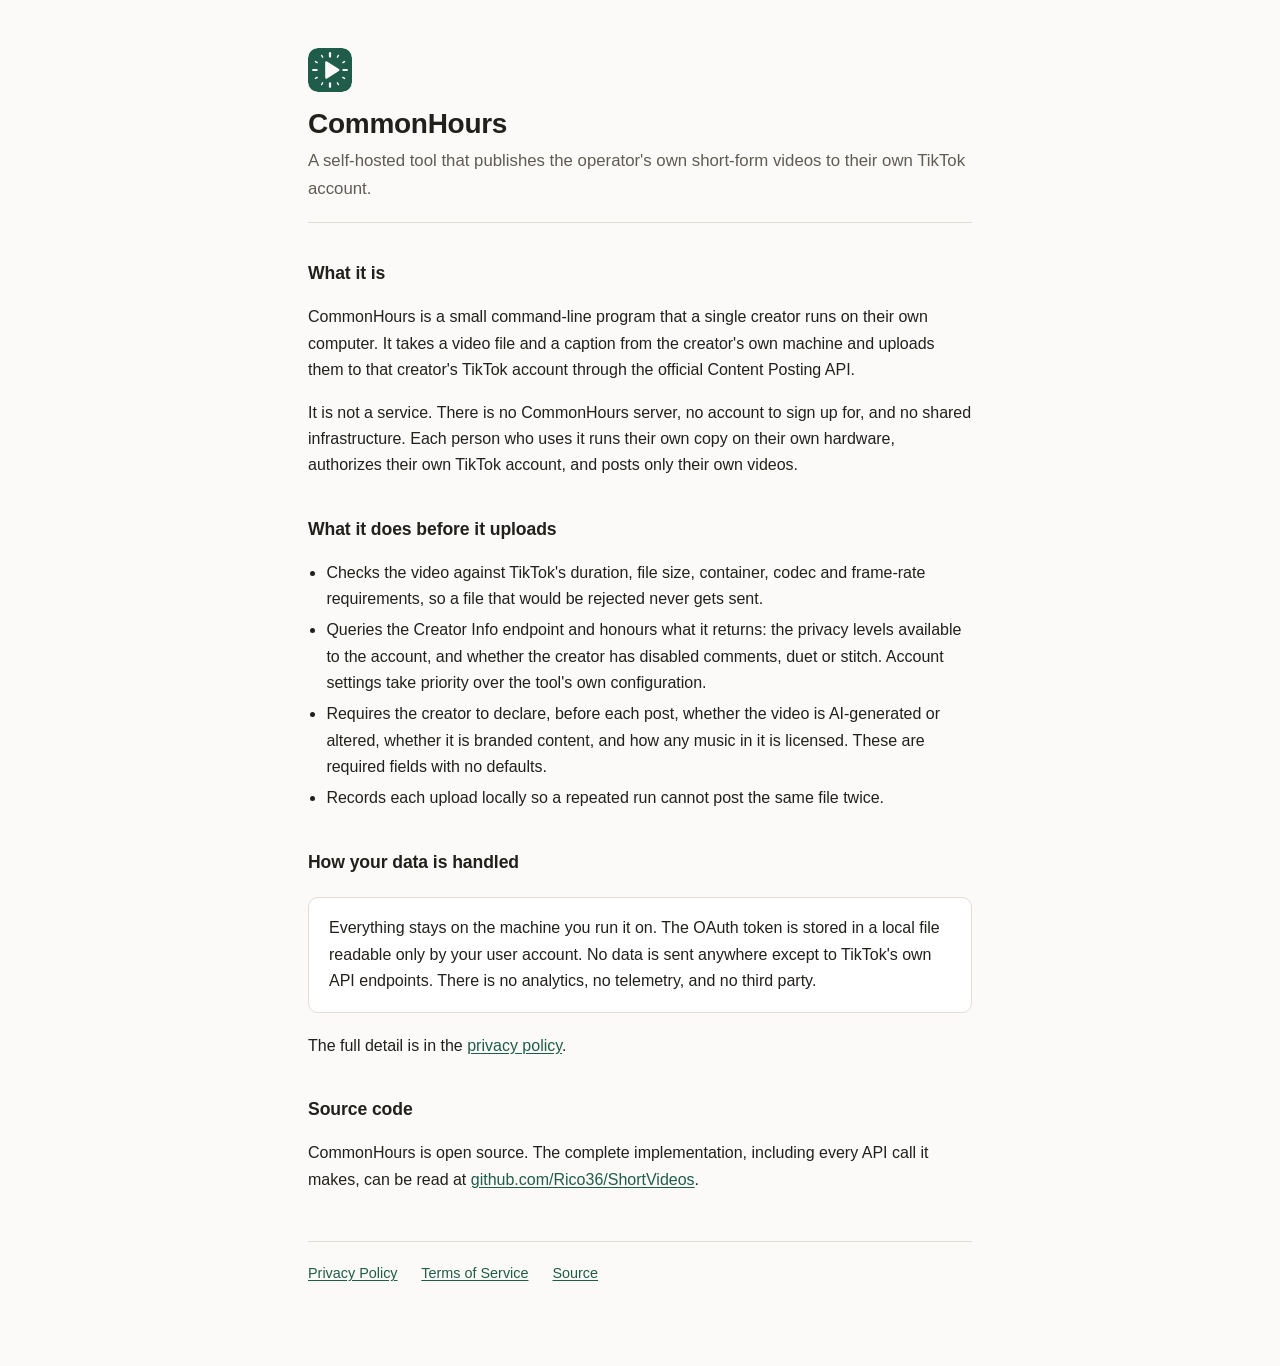
<file: docs/index.html>
<!doctype html>
<html lang="en">
<head>
<meta charset="utf-8">
<meta name="viewport" content="width=device-width, initial-scale=1">
<title>CommonHours</title>
<link rel="icon" href="assets/icon.svg" type="image/svg+xml">
<link rel="apple-touch-icon" href="assets/apple-touch-icon.png">
<link rel="stylesheet" href="assets/style.css">
</head>
<body>
<div class="wrap">

<header>
  <img class="mark" src="assets/icon.svg" alt="" width="44" height="44">
  <h1>CommonHours</h1>
  <p class="lede">A self-hosted tool that publishes the operator's own short-form
  videos to their own TikTok account.</p>
</header>

<h2>What it is</h2>
<p>CommonHours is a small command-line program that a single creator runs on their
own computer. It takes a video file and a caption from the creator's own machine
and uploads them to that creator's TikTok account through the official Content
Posting API.</p>

<p>It is not a service. There is no CommonHours server, no account to sign up for,
and no shared infrastructure. Each person who uses it runs their own copy on their
own hardware, authorizes their own TikTok account, and posts only their own videos.</p>

<h2>What it does before it uploads</h2>
<ul>
  <li>Checks the video against TikTok's duration, file size, container, codec and
      frame-rate requirements, so a file that would be rejected never gets sent.</li>
  <li>Queries the Creator Info endpoint and honours what it returns: the privacy
      levels available to the account, and whether the creator has disabled
      comments, duet or stitch. Account settings take priority over the tool's
      own configuration.</li>
  <li>Requires the creator to declare, before each post, whether the video is
      AI-generated or altered, whether it is branded content, and how any music
      in it is licensed. These are required fields with no defaults.</li>
  <li>Records each upload locally so a repeated run cannot post the same file twice.</li>
</ul>

<h2>How your data is handled</h2>
<div class="card">
  <p style="margin:0">Everything stays on the machine you run it on. The OAuth
  token is stored in a local file readable only by your user account. No data is
  sent anywhere except to TikTok's own API endpoints. There is no analytics, no
  telemetry, and no third party.</p>
</div>
<p>The full detail is in the <a href="privacy.html">privacy policy</a>.</p>

<h2>Source code</h2>
<p>CommonHours is open source. The complete implementation, including every API
call it makes, can be read at
<a href="https://github.com/Rico36/ShortVideos">github.com/Rico36/ShortVideos</a>.</p>

<nav>
  <a href="privacy.html">Privacy Policy</a>
  <a href="terms.html">Terms of Service</a>
  <a href="https://github.com/Rico36/ShortVideos">Source</a>
</nav>

</div>
</body>
</html>
</file>
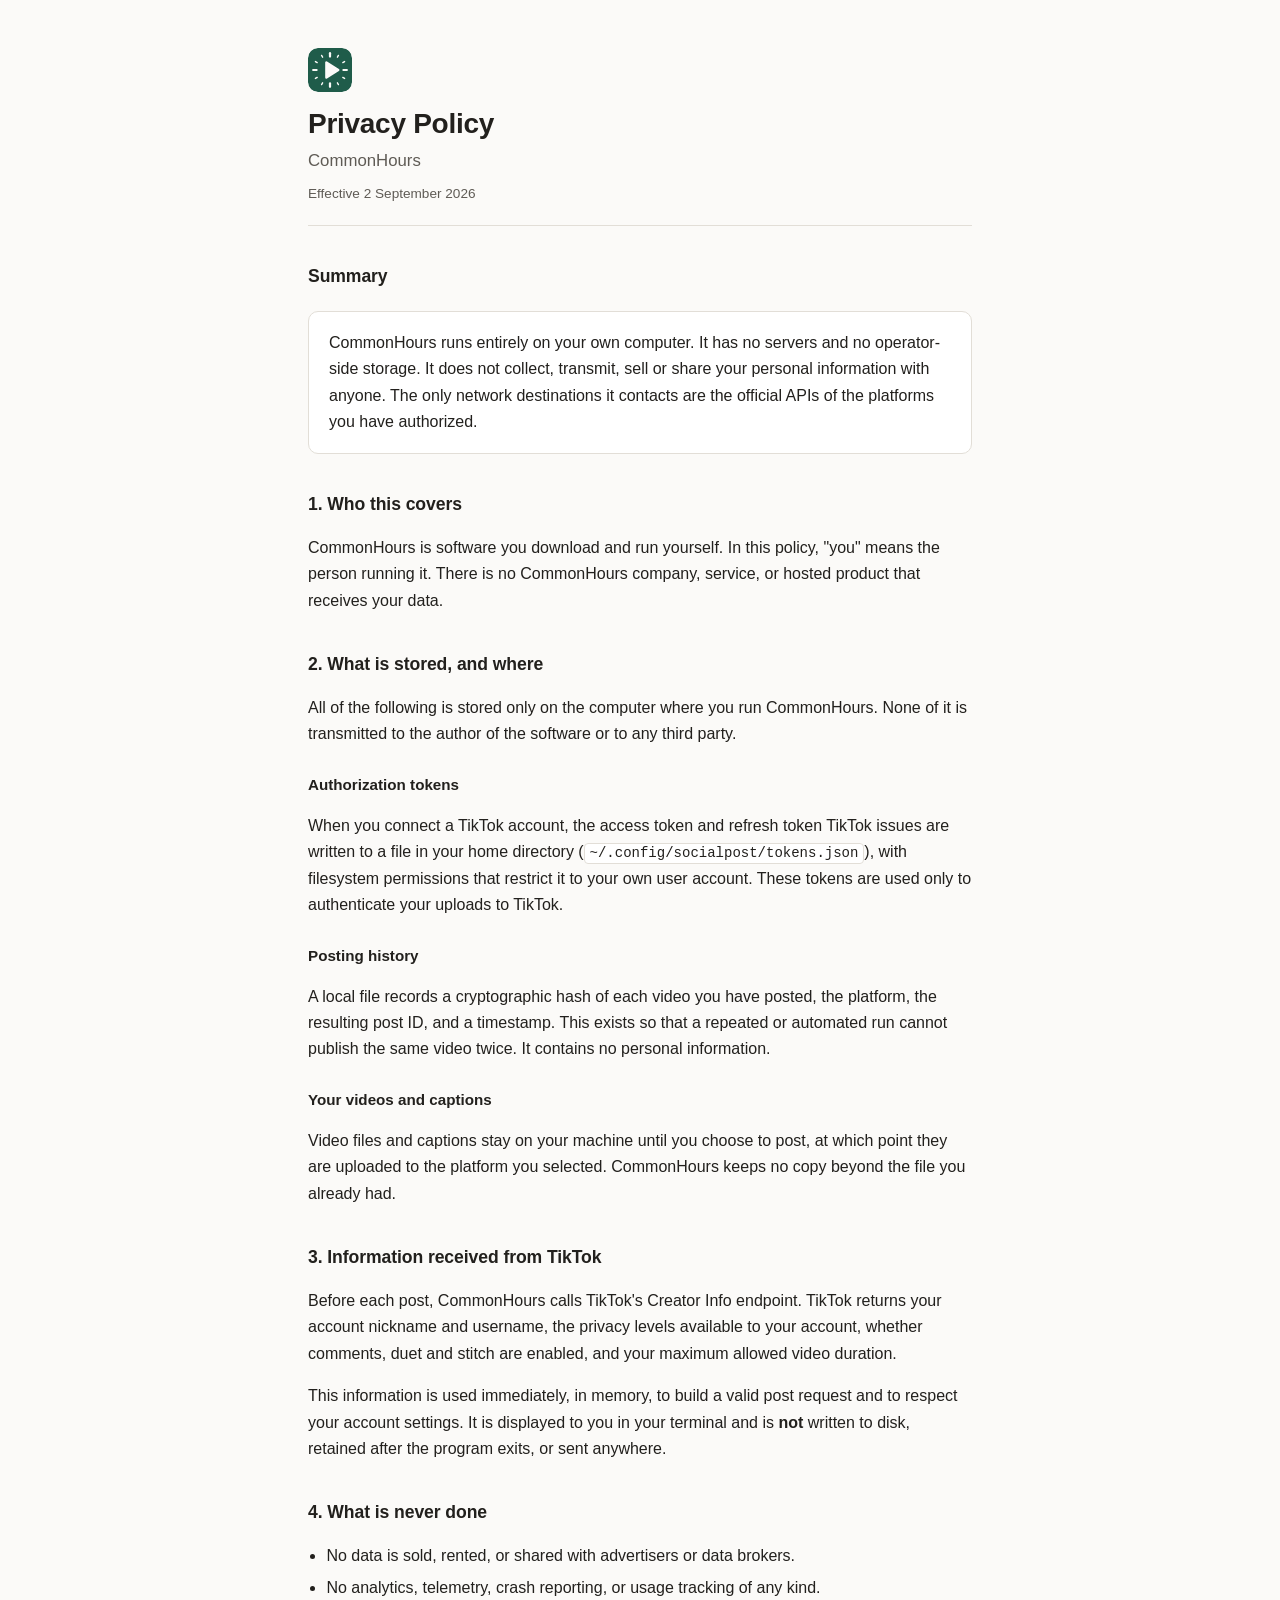
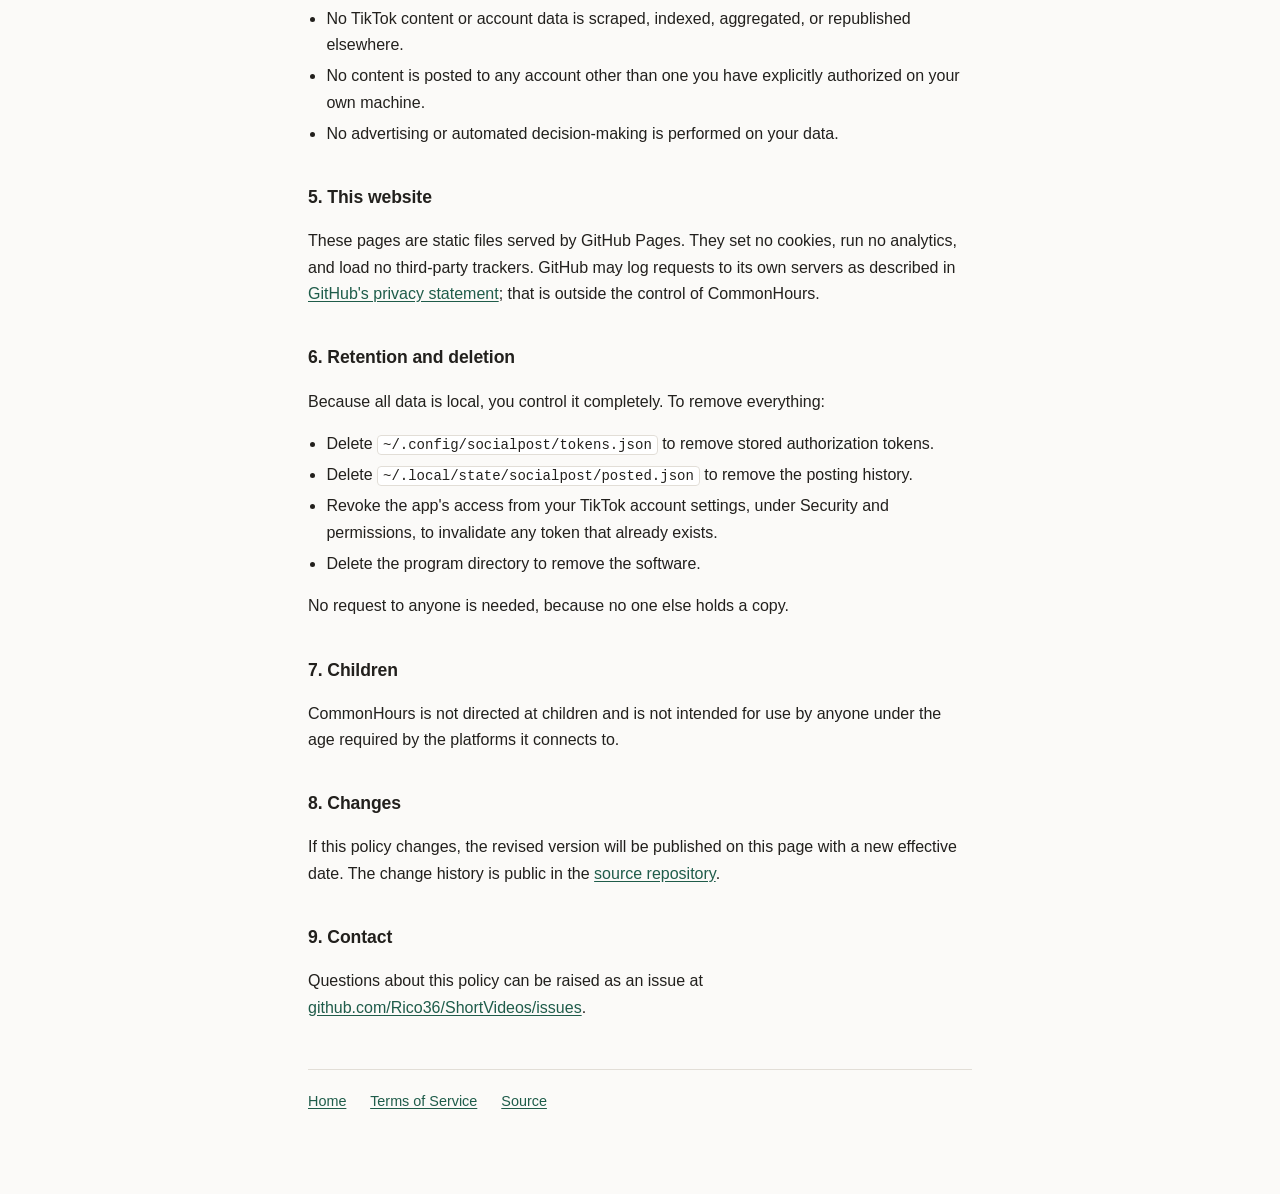
<file: docs/privacy.html>
<!doctype html>
<html lang="en">
<head>
<meta charset="utf-8">
<meta name="viewport" content="width=device-width, initial-scale=1">
<title>Privacy Policy — CommonHours</title>
<link rel="icon" href="assets/icon.svg" type="image/svg+xml">
<link rel="apple-touch-icon" href="assets/apple-touch-icon.png">
<link rel="stylesheet" href="assets/style.css">
</head>
<body>
<div class="wrap">

<header>
  <img class="mark" src="assets/icon.svg" alt="" width="44" height="44">
  <h1>Privacy Policy</h1>
  <p class="lede">CommonHours</p>
  <p class="meta">Effective 2 September 2026</p>
</header>

<h2>Summary</h2>
<div class="card">
  <p style="margin:0">CommonHours runs entirely on your own computer. It has no
  servers and no operator-side storage. It does not collect, transmit, sell or
  share your personal information with anyone. The only network destinations it
  contacts are the official APIs of the platforms you have authorized.</p>
</div>

<h2>1. Who this covers</h2>
<p>CommonHours is software you download and run yourself. In this policy,
"you" means the person running it. There is no CommonHours company, service, or
hosted product that receives your data.</p>

<h2>2. What is stored, and where</h2>
<p>All of the following is stored only on the computer where you run CommonHours.
None of it is transmitted to the author of the software or to any third party.</p>

<h3>Authorization tokens</h3>
<p>When you connect a TikTok account, the access token and refresh token TikTok
issues are written to a file in your home directory
(<code>~/.config/socialpost/tokens.json</code>), with filesystem permissions that
restrict it to your own user account. These tokens are used only to authenticate
your uploads to TikTok.</p>

<h3>Posting history</h3>
<p>A local file records a cryptographic hash of each video you have posted, the
platform, the resulting post ID, and a timestamp. This exists so that a repeated
or automated run cannot publish the same video twice. It contains no personal
information.</p>

<h3>Your videos and captions</h3>
<p>Video files and captions stay on your machine until you choose to post, at
which point they are uploaded to the platform you selected. CommonHours keeps no
copy beyond the file you already had.</p>

<h2>3. Information received from TikTok</h2>
<p>Before each post, CommonHours calls TikTok's Creator Info endpoint. TikTok
returns your account nickname and username, the privacy levels available to your
account, whether comments, duet and stitch are enabled, and your maximum allowed
video duration.</p>
<p>This information is used immediately, in memory, to build a valid post request
and to respect your account settings. It is displayed to you in your terminal and
is <strong>not</strong> written to disk, retained after the program exits, or sent
anywhere.</p>

<h2>4. What is never done</h2>
<ul>
  <li>No data is sold, rented, or shared with advertisers or data brokers.</li>
  <li>No analytics, telemetry, crash reporting, or usage tracking of any kind.</li>
  <li>No TikTok content or account data is scraped, indexed, aggregated, or
      republished elsewhere.</li>
  <li>No content is posted to any account other than one you have explicitly
      authorized on your own machine.</li>
  <li>No advertising or automated decision-making is performed on your data.</li>
</ul>

<h2>5. This website</h2>
<p>These pages are static files served by GitHub Pages. They set no cookies, run
no analytics, and load no third-party trackers. GitHub may log requests to its own
servers as described in
<a href="https://docs.github.com/en/site-policy/privacy-policies/github-general-privacy-statement">GitHub's
privacy statement</a>; that is outside the control of CommonHours.</p>

<h2>6. Retention and deletion</h2>
<p>Because all data is local, you control it completely. To remove everything:</p>
<ul>
  <li>Delete <code>~/.config/socialpost/tokens.json</code> to remove stored
      authorization tokens.</li>
  <li>Delete <code>~/.local/state/socialpost/posted.json</code> to remove the
      posting history.</li>
  <li>Revoke the app's access from your TikTok account settings, under
      Security and permissions, to invalidate any token that already exists.</li>
  <li>Delete the program directory to remove the software.</li>
</ul>
<p>No request to anyone is needed, because no one else holds a copy.</p>

<h2>7. Children</h2>
<p>CommonHours is not directed at children and is not intended for use by anyone
under the age required by the platforms it connects to.</p>

<h2>8. Changes</h2>
<p>If this policy changes, the revised version will be published on this page with
a new effective date. The change history is public in the
<a href="https://github.com/Rico36/ShortVideos">source repository</a>.</p>

<h2>9. Contact</h2>
<p>Questions about this policy can be raised as an issue at
<a href="https://github.com/Rico36/ShortVideos/issues">github.com/Rico36/ShortVideos/issues</a>.</p>

<nav>
  <a href="index.html">Home</a>
  <a href="terms.html">Terms of Service</a>
  <a href="https://github.com/Rico36/ShortVideos">Source</a>
</nav>

</div>
</body>
</html>
</file>
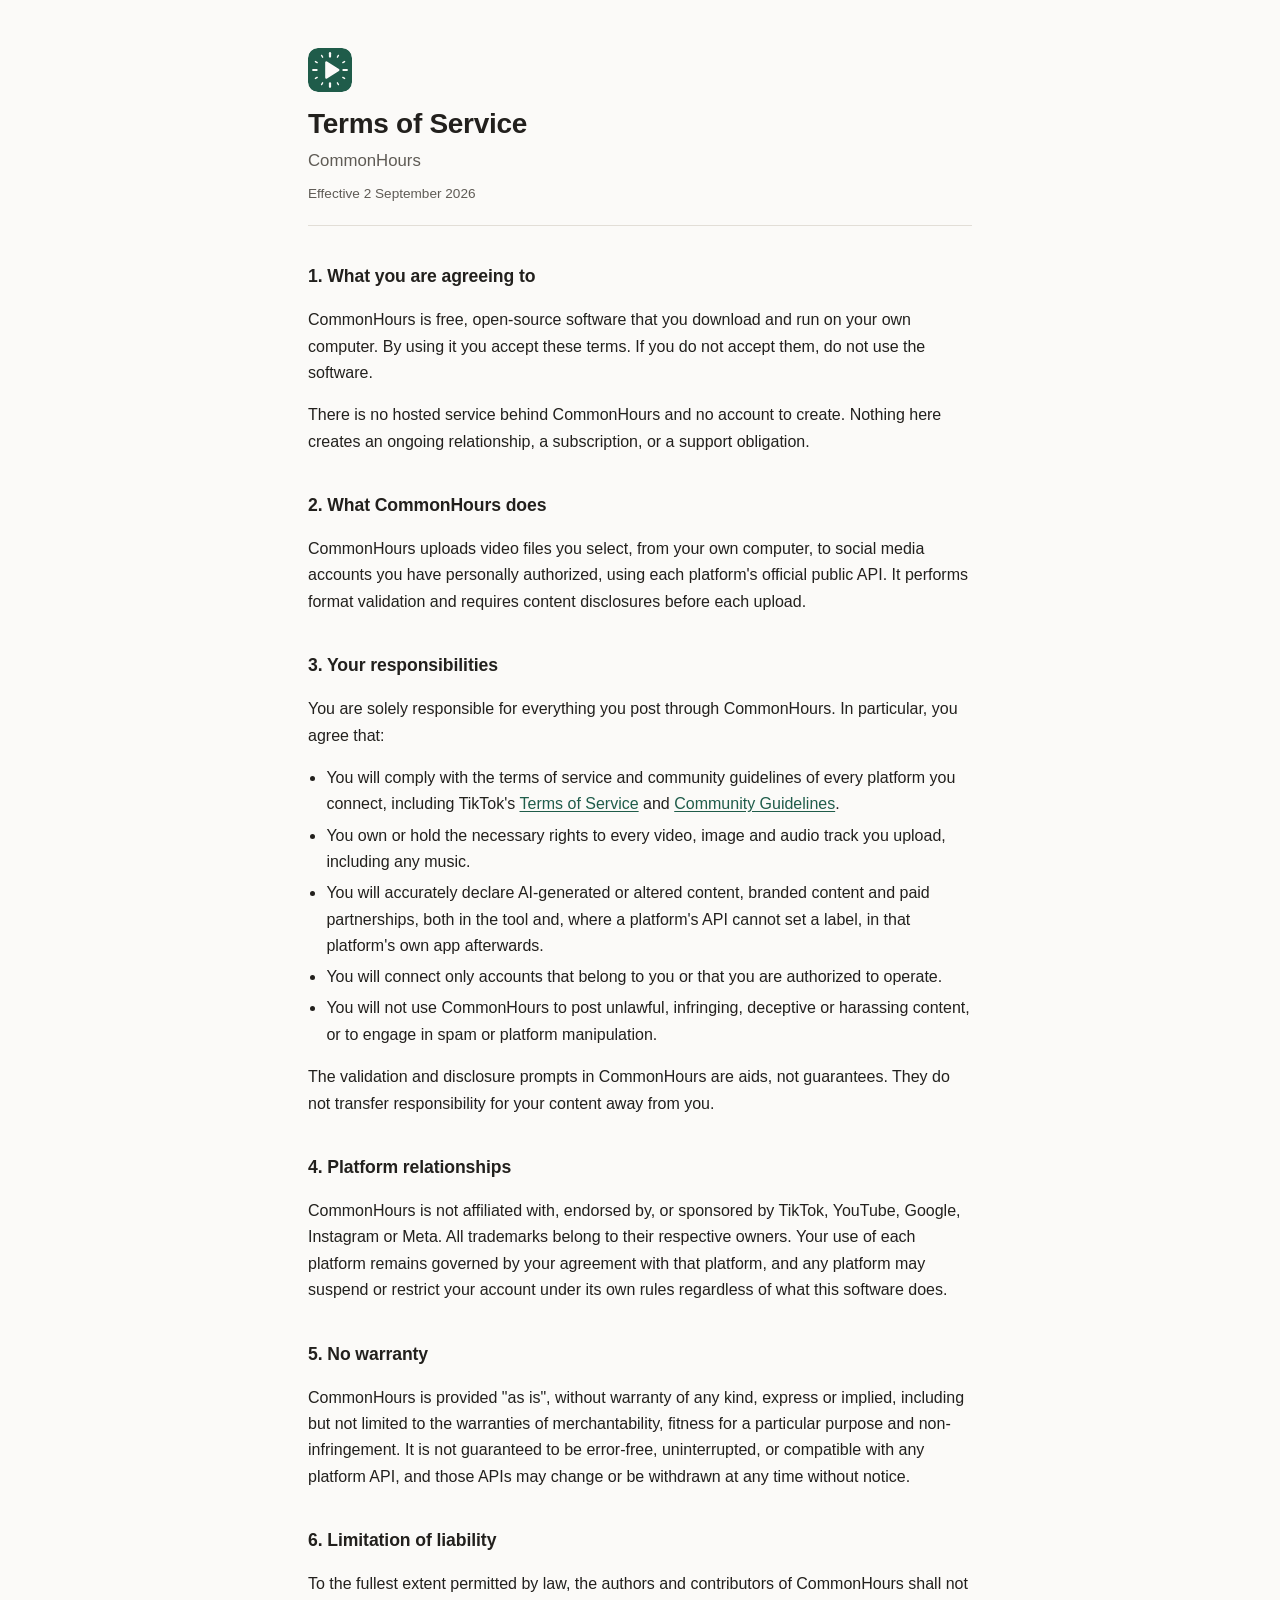
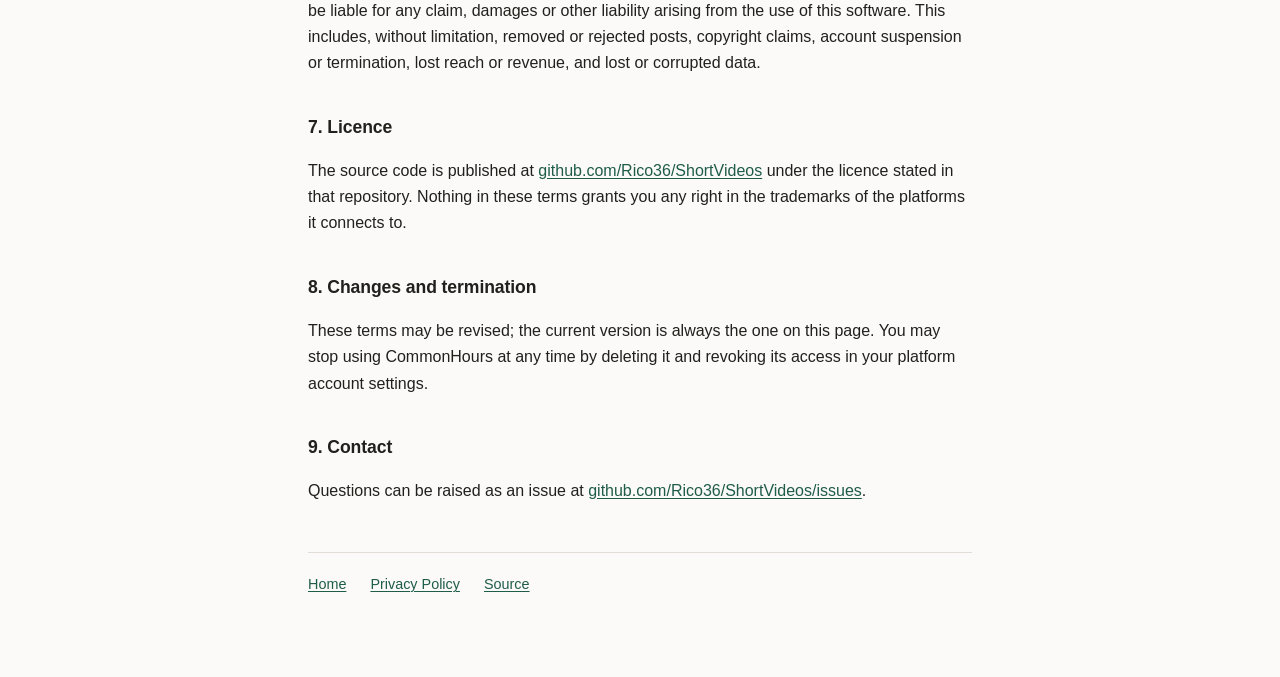
<file: docs/terms.html>
<!doctype html>
<html lang="en">
<head>
<meta charset="utf-8">
<meta name="viewport" content="width=device-width, initial-scale=1">
<title>Terms of Service — CommonHours</title>
<link rel="icon" href="assets/icon.svg" type="image/svg+xml">
<link rel="apple-touch-icon" href="assets/apple-touch-icon.png">
<link rel="stylesheet" href="assets/style.css">
</head>
<body>
<div class="wrap">

<header>
  <img class="mark" src="assets/icon.svg" alt="" width="44" height="44">
  <h1>Terms of Service</h1>
  <p class="lede">CommonHours</p>
  <p class="meta">Effective 2 September 2026</p>
</header>

<h2>1. What you are agreeing to</h2>
<p>CommonHours is free, open-source software that you download and run on your own
computer. By using it you accept these terms. If you do not accept them, do not
use the software.</p>
<p>There is no hosted service behind CommonHours and no account to create. Nothing
here creates an ongoing relationship, a subscription, or a support obligation.</p>

<h2>2. What CommonHours does</h2>
<p>CommonHours uploads video files you select, from your own computer, to social
media accounts you have personally authorized, using each platform's official
public API. It performs format validation and requires content disclosures before
each upload.</p>

<h2>3. Your responsibilities</h2>
<p>You are solely responsible for everything you post through CommonHours. In
particular, you agree that:</p>
<ul>
  <li>You will comply with the terms of service and community guidelines of every
      platform you connect, including TikTok's
      <a href="https://www.tiktok.com/legal/page/global/terms-of-service/en">Terms of Service</a>
      and <a href="https://www.tiktok.com/community-guidelines">Community Guidelines</a>.</li>
  <li>You own or hold the necessary rights to every video, image and audio track
      you upload, including any music.</li>
  <li>You will accurately declare AI-generated or altered content, branded content
      and paid partnerships, both in the tool and, where a platform's API cannot
      set a label, in that platform's own app afterwards.</li>
  <li>You will connect only accounts that belong to you or that you are authorized
      to operate.</li>
  <li>You will not use CommonHours to post unlawful, infringing, deceptive or
      harassing content, or to engage in spam or platform manipulation.</li>
</ul>
<p>The validation and disclosure prompts in CommonHours are aids, not guarantees.
They do not transfer responsibility for your content away from you.</p>

<h2>4. Platform relationships</h2>
<p>CommonHours is not affiliated with, endorsed by, or sponsored by TikTok,
YouTube, Google, Instagram or Meta. All trademarks belong to their respective
owners. Your use of each platform remains governed by your agreement with that
platform, and any platform may suspend or restrict your account under its own
rules regardless of what this software does.</p>

<h2>5. No warranty</h2>
<p>CommonHours is provided "as is", without warranty of any kind, express or
implied, including but not limited to the warranties of merchantability, fitness
for a particular purpose and non-infringement. It is not guaranteed to be
error-free, uninterrupted, or compatible with any platform API, and those APIs may
change or be withdrawn at any time without notice.</p>

<h2>6. Limitation of liability</h2>
<p>To the fullest extent permitted by law, the authors and contributors of
CommonHours shall not be liable for any claim, damages or other liability arising
from the use of this software. This includes, without limitation, removed or
rejected posts, copyright claims, account suspension or termination, lost reach or
revenue, and lost or corrupted data.</p>

<h2>7. Licence</h2>
<p>The source code is published at
<a href="https://github.com/Rico36/ShortVideos">github.com/Rico36/ShortVideos</a>
under the licence stated in that repository. Nothing in these terms grants you any
right in the trademarks of the platforms it connects to.</p>

<h2>8. Changes and termination</h2>
<p>These terms may be revised; the current version is always the one on this page.
You may stop using CommonHours at any time by deleting it and revoking its access
in your platform account settings.</p>

<h2>9. Contact</h2>
<p>Questions can be raised as an issue at
<a href="https://github.com/Rico36/ShortVideos/issues">github.com/Rico36/ShortVideos/issues</a>.</p>

<nav>
  <a href="index.html">Home</a>
  <a href="privacy.html">Privacy Policy</a>
  <a href="https://github.com/Rico36/ShortVideos">Source</a>
</nav>

</div>
</body>
</html>
</file>
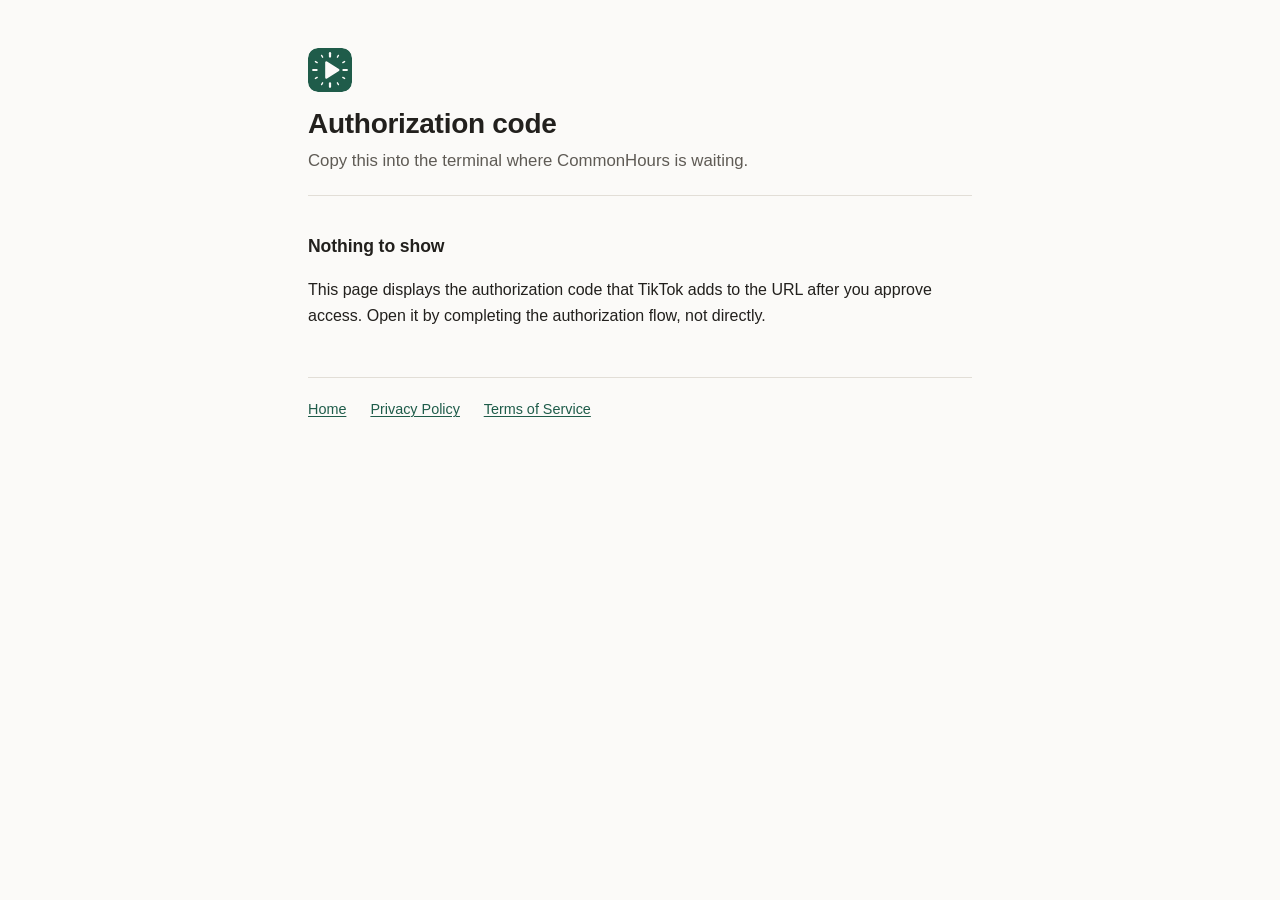
<file: docs/tiktok/callback.html>
<!doctype html>
<html lang="en">
<head>
<meta charset="utf-8">
<meta name="viewport" content="width=device-width, initial-scale=1">
<title>Authorization code — CommonHours</title>
<link rel="icon" href="../assets/icon.svg" type="image/svg+xml">
<link rel="apple-touch-icon" href="../assets/apple-touch-icon.png">
<link rel="stylesheet" href="../assets/style.css">
</head>
<body>
<div class="wrap">

<header>
  <img class="mark" src="../assets/icon.svg" alt="" width="44" height="44">
  <h1>Authorization code</h1>
  <p class="lede">Copy this into the terminal where CommonHours is waiting.</p>
</header>

<div id="out"></div>

<nav>
  <a href="../index.html">Home</a>
  <a href="../privacy.html">Privacy Policy</a>
  <a href="../terms.html">Terms of Service</a>
</nav>

<script>
// This page is static. The authorization code arrives in the URL, is shown here
// for you to paste, and is never sent anywhere - there is no server behind it.
(function () {
  var params = new URLSearchParams(window.location.search);
  var code = params.get("code");
  var error = params.get("error");
  var description = params.get("error_description");
  var out = document.getElementById("out");

  function el(tag, text, cls) {
    var node = document.createElement(tag);
    if (text) node.textContent = text;
    if (cls) node.className = cls;
    return node;
  }

  if (error) {
    out.appendChild(el("h2", "Authorization failed"));
    out.appendChild(el("p", description || error));
    out.appendChild(el("p", "Close this tab and run the authorize command again."));
    return;
  }

  if (!code) {
    out.appendChild(el("h2", "Nothing to show"));
    out.appendChild(el("p",
      "This page displays the authorization code that TikTok adds to the URL " +
      "after you approve access. Open it by completing the authorization flow, " +
      "not directly."));
    return;
  }

  var box = el("div", code, "code-box");
  box.id = "code";
  out.appendChild(box);

  var button = el("button", "Copy code");
  button.addEventListener("click", function () {
    navigator.clipboard.writeText(code).then(
      function () { button.textContent = "Copied"; },
      function () { button.textContent = "Copy failed - select it by hand"; }
    );
  });
  out.appendChild(button);

  var warning = el("div", null, "card");
  warning.appendChild(el("p",
    "Treat this code like a password. It can be exchanged once for access to " +
    "your TikTok account, and it expires within a few minutes. Do not share it " +
    "or paste it anywhere other than your own terminal."));
  warning.firstChild.style.margin = "0";
  out.appendChild(warning);
})();
</script>

</div>
</body>
</html>
</file>
<file: docs/assets/style.css>
:root {
  --bg: #fbfaf8;
  --fg: #22201d;
  --muted: #5f5b55;
  --rule: #e2ded7;
  --accent: #1f5c4a;
  --card: #ffffff;
}
@media (prefers-color-scheme: dark) {
  :root {
    --bg: #16151a;
    --fg: #e8e6e2;
    --muted: #a09b93;
    --rule: #33313a;
    --accent: #7fc8ad;
    --card: #1e1d23;
  }
}
* { box-sizing: border-box; }
body {
  margin: 0;
  background: var(--bg);
  color: var(--fg);
  font: 16px/1.65 -apple-system, BlinkMacSystemFont, "Segoe UI", Roboto, Helvetica, Arial, sans-serif;
  -webkit-font-smoothing: antialiased;
}
.wrap { max-width: 44rem; margin: 0 auto; padding: 3rem 1.25rem 5rem; }
header { border-bottom: 1px solid var(--rule); padding-bottom: 1.25rem; margin-bottom: 2rem; }
.mark { display: block; width: 44px; height: 44px; border-radius: 10px; margin-bottom: .9rem; }
h1 { font-size: 1.75rem; line-height: 1.25; margin: 0 0 .35rem; letter-spacing: -.01em; }
h2 { font-size: 1.1rem; margin: 2.25rem 0 .6rem; letter-spacing: -.005em; }
h3 { font-size: .95rem; margin: 1.5rem 0 .4rem; }
p, li { color: var(--fg); }
.lede { color: var(--muted); font-size: 1.05rem; margin: 0; }
.meta { color: var(--muted); font-size: .85rem; margin: .5rem 0 0; }
a { color: var(--accent); text-underline-offset: 2px; }
ul { padding-left: 1.15rem; }
li { margin: .3rem 0; }
code {
  font-family: ui-monospace, SFMono-Regular, Menlo, Consolas, monospace;
  font-size: .875em;
  background: var(--card);
  border: 1px solid var(--rule);
  border-radius: 4px;
  padding: .1em .35em;
}
.card {
  background: var(--card);
  border: 1px solid var(--rule);
  border-radius: 10px;
  padding: 1.1rem 1.25rem;
  margin: 1.25rem 0;
}
nav { margin-top: 3rem; padding-top: 1.25rem; border-top: 1px solid var(--rule); font-size: .9rem; }
nav a { margin-right: 1.25rem; }
.code-box {
  font-family: ui-monospace, SFMono-Regular, Menlo, Consolas, monospace;
  font-size: 1.05rem;
  word-break: break-all;
  background: var(--card);
  border: 1px solid var(--rule);
  border-radius: 8px;
  padding: 1rem;
  margin: 1rem 0;
}
button {
  font: inherit;
  font-size: .9rem;
  padding: .5rem 1rem;
  border-radius: 7px;
  border: 1px solid var(--rule);
  background: var(--card);
  color: var(--fg);
  cursor: pointer;
}
button:hover { border-color: var(--accent); }
</file>
